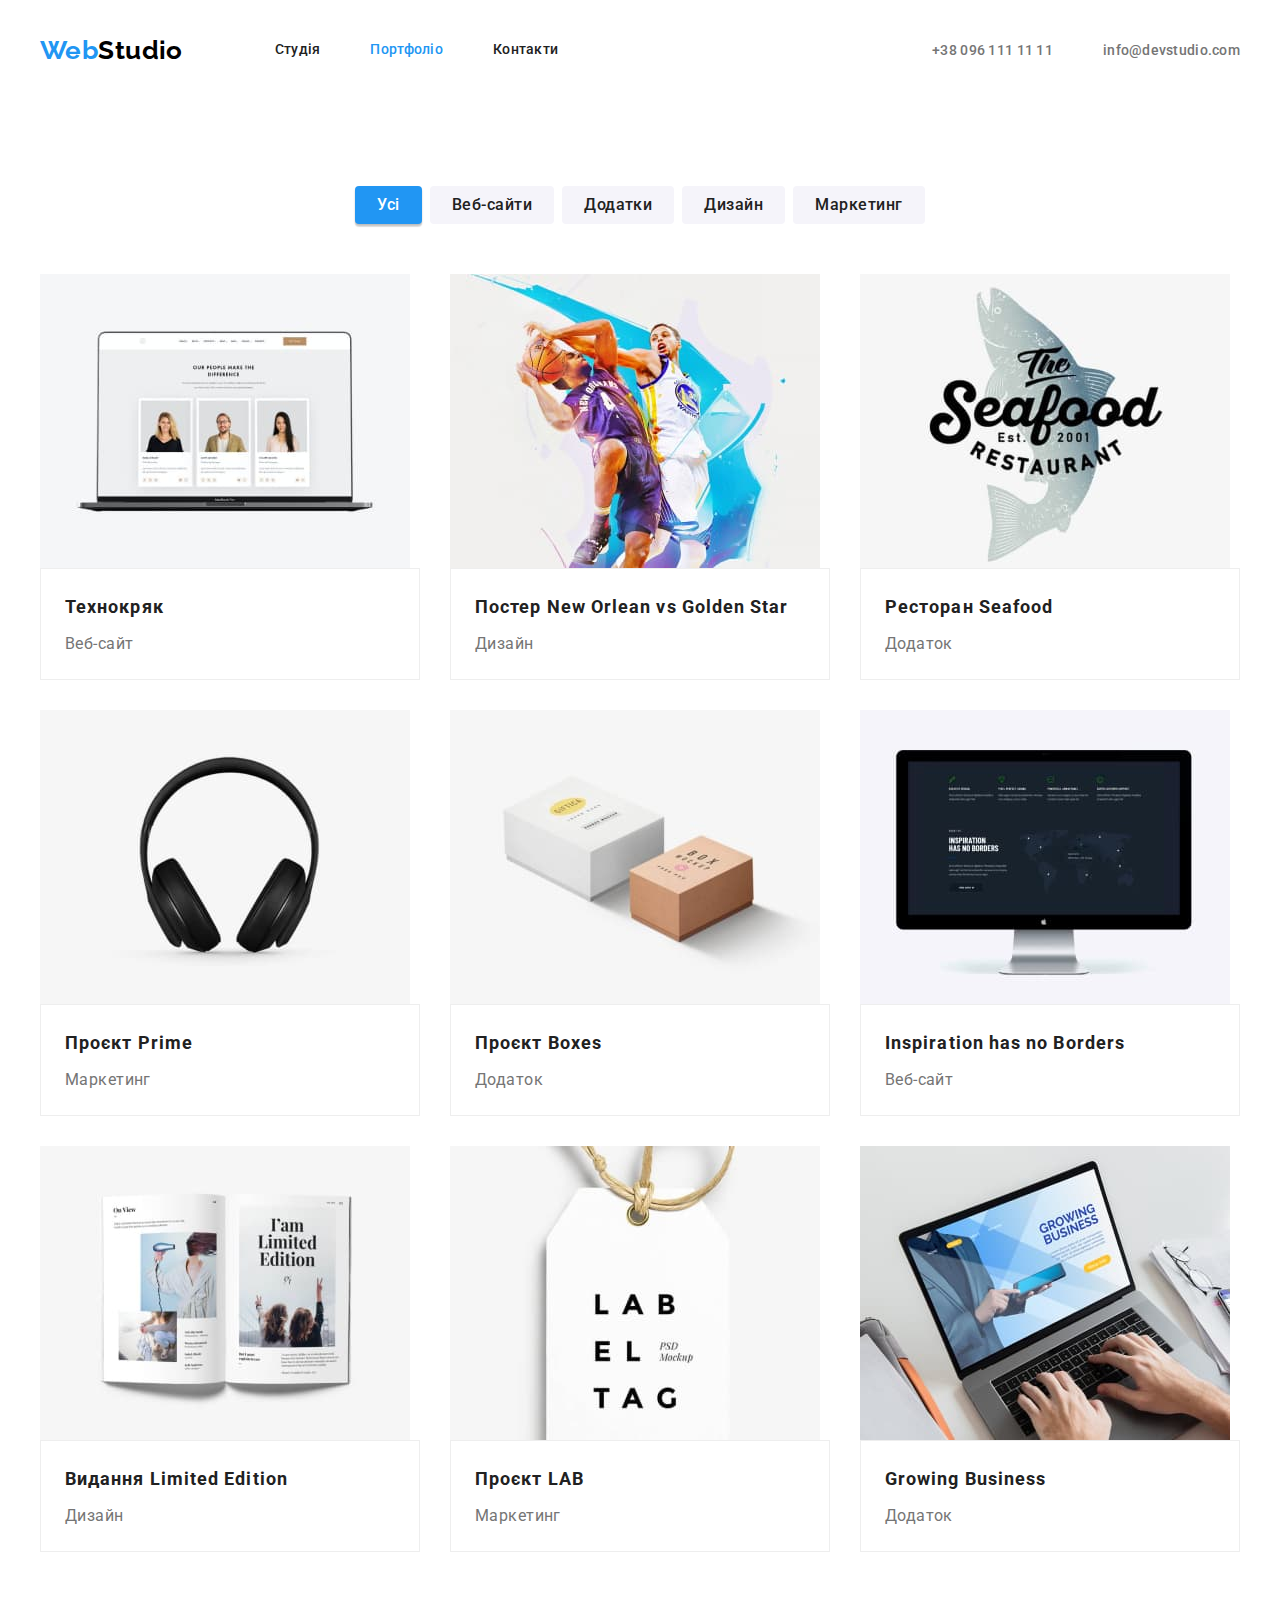
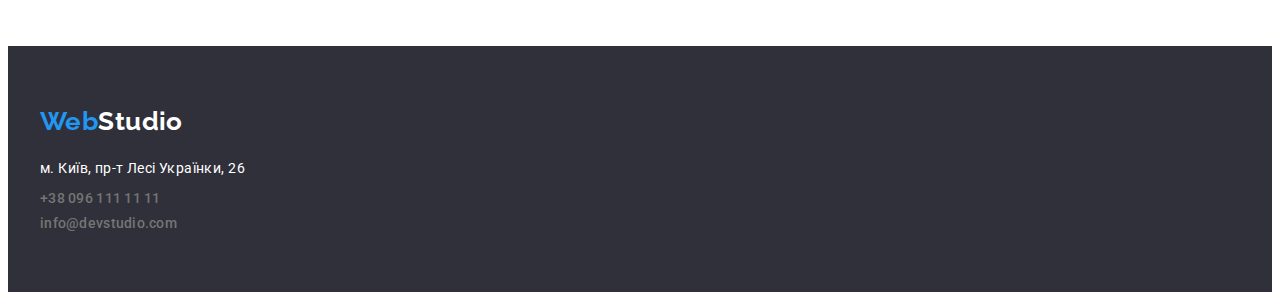
<file: portfolio.html>
<!DOCTYPE html>
<html lang="uk">
  <head>
    <meta charset="UTF-8" />
    <meta http-equiv="X-UA-Compatible" content="IE=edge" />
    <meta name="viewport" content="width=device-width, initial-scale=1.0" />
    <title>Document</title>
    <link rel="preconnect" href="https://fonts.googleapis.com" />
    <link rel="preconnect" href="https://fonts.gstatic.com" crossorigin />
    <link
      href="https://fonts.googleapis.com/css2?family=Raleway:wght@700&family=Roboto:wght@400;500;700;900&display=swap"
      rel="stylesheet"
    />
    <link
      rel="stylesheet"
      href="https://cdnjs.cloudflare.com/ajax/libs/modern-normalize/1.1.0/modern-normalize.min.css"
      integrity="sha512-wpPYUAdjBVSE4KJnH1VR1HeZfpl1ub8YT/NKx4PuQ5NmX2tKuGu6U/JRp5y+Y8XG2tV+wKQpNHVUX03MfMFn9Q=="
      crossorigin="anonymous"
      referrerpolicy="no-referrer"
    />
    <link rel="stylesheet" href="./css/styles.css" />
  </head>

  <body>
    <header class="page-header">
      <div class="container header-nav">
        <nav class="main-nav">
          <a href="./index.html" class="logo">
            <span class="logo-color">Web</span>Studio</a
          >
          <ul class="site-nav">
            <li class="item">
              <a href="./index.html" class="link">Студія</a>
            </li>
            <li class="item">
              <a href="./portfolio.html" class="link current">Портфоліо</a>
            </li>
            <li class="item"><a href="#" class="link">Контакти</a></li>
          </ul>
        </nav>
        <ul class="contacts">
          <li class="item">
            <a href="tel:+380961111111" class="link">+38 096 111 11 11</a>
          </li>
          <li class="item">
            <a href="mailto:info@devstudio.com" class="link"
              >info@devstudio.com</a
            >
          </li>
        </ul>
      </div>
    </header>

    <main>
      <section class="section">
        <div class="container">
          <h1 class="visually-hidden">Портфоліо</h1>
          <ul class="filters">
            <li>
              <button type="button" class="filter-button current">Усі</button>
            </li>
            <li>
              <button type="button" class="filter-button">Веб-сайти</button>
            </li>
            <li>
              <button type="button" class="filter-button">Додатки</button>
            </li>
            <li>
              <button type="button" class="filter-button">Дизайн</button>
            </li>
            <li>
              <button type="button" class="filter-button">Маркетинг</button>
            </li>
          </ul>
          <ul class="portfolio">
            <li class="portfolio-element">
              <a href="">
                <img src="./images/img1.jpg" alt="Ноутбук" width="370" />
                <div class="item-title">
                  <h2 class="portfolio-item">Технокряк</h2>
                  <p class="portfolio-text">Веб-сайт</p>
                </div>
              </a>
            </li>
            <li class="portfolio-element">
                <a href="">
                  <img
                    src="./images/img2.jpg"
                    alt="Два баскетболіста з м'ячем"
                    width="370"
                  />
                  <div class="item-title">
                    <h2 class="portfolio-item">
                    Постер New Orlean vs Golden Star </h2>
                  <p class="portfolio-text">Дизайн</p></a>
                </div>
            </li>
            <li class="portfolio-element">
                <a href="">
                  <img
                    src="./images/img3.jpg"
                    alt="Рекламний постер ресторану морепродуктів"
                    width="370"
                  />
                  <div class="item-title">
                    <h2 class="portfolio-item">Ресторан Seafood</h2>
                    <p class="portfolio-text">Додаток</p>
                  </div>
                </a>
            </li>
            <li class="portfolio-element">
                <a href="">
                  <img src="./images/img4.jpg" alt="Навушники" width="370" />
                  <div class="item-title">
                    <h2 class="portfolio-item">Проєкт Prime</h2>
                    <p class="portfolio-text">Маркетинг</p>
                  </div>
                </a>
            </li>
            <li class="portfolio-element">
                <a href="">
                  <img src="./images/img5.jpg" alt="Дві коробки" width="370" />
                  <div class="item-title">
                    <h2 class="portfolio-item">Проєкт Boxes</h2>
                    <p class="portfolio-text">Додаток</p>
                  </div>
                </a>
            </li>
            <li class="portfolio-element">
                <a href="">
                  <img
                    src="./images/img6.jpg"
                    alt="Компютерний монітор"
                    width="370"
                  />
                  <div class="item-title">
                    <h2 class="portfolio-item">Inspiration has no Borders</h2>
                    <p class="portfolio-text">Веб-сайт</p>
                  </div>
                </a>
            </li>
            <li class="portfolio-element">
                <a href="">
                  <img
                    src="./images/img7.jpg"
                    alt="Відкритий журнал"
                    width="370"
                  />
                  <div class="item-title">
                    <h2 class="portfolio-item">Видання Limited Edition</h2>
                    <p class="portfolio-text">Дизайн</p>
                  </div>
                </a>
            </li>
            <li class="portfolio-element">
                <a href="">
                  <img
                    src="./images/img8.jpg"
                    alt="Ярлик на шнурку"
                    width="370"
                  />
                  <div class="item-title">
                    <h2 class="portfolio-item">Проєкт LAB</h2>
                    <p class="portfolio-text">Маркетинг</p>
                  </div>
                  </a
                >
            </li>
            <li class="portfolio-element">
                <a href="">
                  <img
                    src="./images/img9.jpg"
                    alt="Людина працює за ноутбуком"
                    width="370"
                  />
                  <div class="item-title">
                    <h2 class="portfolio-item">Growing Business</h2>
                    <p class="portfolio-text">Додаток</p>
                  </div>
                </a>
            </li>
          </ul>
        </div>
      </section>
    </main>

    <footer class="footer">
      <div class="container">
        <a class="footer-logo" href="./index.html"
          ><span class="logo-color">Web</span>Studio</a
        >
        <address class="footer-address">
          <ul class="contacts-footer">
            <li class="footer-item">
              <a
                href="https://goo.gl/maps/CPtrU1FHBa2aNyZL9"
                target="_blank"
                rel="noopener noreferrer nofollow"
                class="address"
                >м. Київ, пр-т Лесі Українки, 26</a
              >
            </li>
            <li class="footer-item">
              <a href="tel:+380961111111" class="link">+38 096 111 11 11</a>
            </li>
            <li class="footer-item">
              <a href="mailto:info@devstudio.com" class="link"
                >info@devstudio.com</a
              >
            </li>
          </ul>
        </address>
      </div>
    </footer>
  </body>
</html>
</file>
<file: css/styles.css>
:root {
  --primery-bacground-color: #f5f5f5;
  --bacground-color: #ffffff;
  --header-bacground-color: #ececec;
  --button-text-hover-color: #ffffff;
  --hero-title-color: #ffffff;
  --accent-bacground-color: #2f303a;
  --primary-text-color: #757575;
  --title-text-color: #212121;
  --logo-text-color: #2196f3;
  --button-bacground-color: #2196f3;
  --address-color: #ffffff;
  --logo-color: #000000;
  --footer-logo-color: #ffffff;
  --section-team-color: #f5f4fa;
  --border-color: #eeeeee;
}

p,
h1,
h2,
h3,
h4,
h5,
h6 {
  margin: 0;
}

ul,
li {
  margin: 0;
  padding-left: 0;
  list-style: none;
}

button {
  cursor: pointer;
}

address {
  font-style: normal;
}

img {
  display: block;
  max-width: 100%;
  height: auto;
}

body {
  font-family: "Roboto", sans-serif;
  font-size: 14px;
  letter-spacing: 0.03em;
  color: var(--primary-text-color);
  background-color: var(---bacground-color);
}

.page-header a,
.footer a,
.portfolio a {
  text-decoration: none;
}

.container {
  align-items: center;
  margin-left: auto;
  margin-right: auto;
  width: 1200px;
  padding: 0 15px;
}

/* Logo */

.logo {
  font-family: "Raleway", sans-serif;
  font-weight: 700;
  font-size: 26px;
  line-height: 1.19;
  color: var(--logo-color);
}

.logo-color {
  color: var(--button-bacground-color);
}

/* Page header */

.page-header {
  background-color: var(--bacground-color);
}

/* Main navigation */

.main-nav {
  display: flex;
  align-items: center;
}

/* Site navigation */

.site-nav {
  display: flex;
  margin-left: 92px;
  gap: 50px;
}

.header-nav {
  display: flex;
}

.site-nav .link {
  display: block;
  padding-top: 34px;
  padding-bottom: 34px;
  color: var(--title-text-color);

  font-weight: 500;
  font-size: 14px;
  line-height: 1.14;
  letter-spacing: 0.02em;
}

.site-nav .link:hover,
.site-nav .link:focus {
  color: var(--button-bacground-color);
}

.site-nav .link.current {
  color: var(--button-bacground-color);
}

/* Contacts */

.contacts {
  display: flex;
  margin-left: auto;
  gap: 50px;
}

.contacts .link {
  font-weight: 500;
  font-size: 14px;
  line-height: 1.14;
  letter-spacing: 0.02em;
  color: var(--primary-text-color);
}

.contacts .link:hover,
.contacts .link:focus {
  color: var(--button-bacground-color);
}

/* Hero */

.hero {
  text-align: center;
  background: var(--accent-bacground-color);
  padding: 200px 0;
}

.hero-title {
  width: 696px;
  margin: auto;
  margin-bottom: 30px;
  font-weight: 900;
  font-size: 44px;
  line-height: 1.36;
  letter-spacing: 0.06em;
  text-align: center;
  text-transform: uppercase;
  color: var(--hero-title-color);
}

.hero-button {
  font-family: inherit;
  font-weight: 700;
  font-size: 16px;
  line-height: 1.88;
  letter-spacing: 0.06em;
  min-width: 216px;
  border: none;
  padding: 10px 32px;
  border-radius: 4px;
  color: var(--button-text-hover-color);
  background-color: var(--button-bacground-color);
}

/* Sections */

.section {
  padding-top: 94px;
  padding-bottom: 94px;
}

.section .title {
  margin-bottom: 50px;
  color: var(--title-text-color);
}

.section-team {
  background-color: var(--section-team-color);
}

.section-title {
  margin-bottom: 50px;
  font-weight: 700;
  font-size: 36px;
  line-height: 1.17;
  text-align: center;
  color: var(--title-text-color);
}

/* Features */

.visually-hidden {
  position: absolute;
  white-space: nowrap;
  width: 1px;
  height: 1px;
  overflow: hidden;
  border: 0;
  padding: 0;
  clip: rect(0 0 0 0);
  clip-path: inset(50%);
  margin: -1px;
}

.features {
  display: flex;
  gap: 30px;
}

.features .item {
  width: 270px;
}

.features .title {
  margin-bottom: 10px;
  font-weight: 700;
  font-size: 14px;
  line-height: 1.14;
}

.features .text {
  font-weight: 400;
  font-size: 14px;
  line-height: 1.71;
  color: var(--primary-text-color);
}

.filters {
  display: flex;
  gap: 8px;
  margin-bottom: 50px;
}

.filters .filter-button.current {
  border: none;
  color: var(--button-text-hover-color);
  background: var(--button-bacground-color);
  box-shadow: 0px 3px 1px rgba(0, 0, 0, 0.1), 0px 1px 2px rgba(0, 0, 0, 0.08),
    0px 2px 2px rgba(0, 0, 0, 0.12);
  border-radius: 4px;
}

.filters .filter-button {
  font-family: inherit;
  font-style: normal;
  font-weight: 500;
  font-size: 16px;
  line-height: 1.62;
  border: none;
  padding: 6px 22px;
  border-radius: 4px;
  letter-spacing: 0.03em;
  color: var(--title-text-color);
  background: var(--section-team-color);
  border-radius: 4px;
}

.hero-button {
  font-family: inherit;
  font-weight: 700;
  font-size: 16px;
  line-height: 1.88;
  letter-spacing: 0.06em;
  min-width: 216px;
  border: none;
  padding: 10px 32px;
  border-radius: 4px;
  color: var(--button-text-hover-color);
  background-color: var(--button-bacground-color);
}

/* What we do */

.section-padding {
  padding-top: 0;
}

.activity {
  display: flex;
  flex-wrap: wrap;
  gap: 30px;
}

.activity-item {
  display: flex;
  width: calc((100% - 60px) / 3);
}

/* Team */

.section-team {
  padding: 94px 0;
}

.team {
  display: flex;
  gap: 30px;
}

.team-item {
  display: block;
  padding-top: 30px;
  padding-bottom: 30px;
}

.team .team-title,
.team .team-text {
  font-weight: 500;
  font-size: 16px;
  line-height: 1.19;
  text-align: center;
  color: var(--title-text-color);
}

.team-title {
  margin-bottom: 10px;
}

.team li {
  background: var(--bacground-color);
  box-shadow: 0px 1px 3px rgba(0, 0, 0, 0.12), 0px 1px 1px rgba(0, 0, 0, 0.14),
    0px 2px 1px rgba(0, 0, 0, 0.2);
  border-radius: 0px 0px 4px 4px;
}

.team .team-text {
  font-weight: 400;
  color: var(--primary-text-color);
}

/* Portfolio */

.portfolio {
  display: flex;
  flex-wrap: wrap;
  gap: 30px;
}

.portfolio-element {
  width: calc((100% - 60px) / 3);
}

.item-title {
  display: block;
  padding: 20px 24px;
  border: 1px solid var(--border-color);
}

.portfolio .portfolio-item {
  margin-bottom: 4px;
  font-weight: 700;
  font-size: 18px;
  line-height: 2;
  letter-spacing: 0.06em;
  color: var(--title-text-color);
}

.portfolio .portfolio-text {
  font-weight: 400;
  font-size: 16px;
  line-height: 1.88;
  color: var(--primary-text-color);
}

.filters .filter-button:hover,
.filters .filter-button:focus {
  cursor: pointer;
  background-color: var(--button-bacground-color);
  color: var(--button-text-hover-color);
}

.filters {
  display: flex;
  justify-content: center;
}

/* Footer */

.footer {
  background: var(--accent-bacground-color);
  background: var(--accent-bacground-color);
  padding-top: 60px;
  padding-bottom: 60px;
}

.footer-logo {
  display: block;
  margin-bottom: 20px;
  text-decoration: none;
  font-family: "Raleway", sans-serif;
  font-weight: 700;
  font-size: 26px;
  line-height: 1.19;
  color: var(--footer-logo-color);
}

.address {
  display: block;
  margin-bottom: 10px;
  font-family: inherit;
  font-style: normal;
  font-size: 14px;
  line-height: 1.71;
  letter-spacing: 0.03em;
  color: var(--address-color);
}

.footer-item:not(:last-child) {
  margin-bottom: 9px;
}

.contacts-footer .link {
  display: block;
  font-weight: 500;
  font-size: 14px;
  line-height: 1.14;
  letter-spacing: 0.02em;
  color: var(--primary-text-color);
}

.contacts-footer .link:hover,
.contacts-footer .link:focus {
  color: var(--button-bacground-color);
}
</file>
